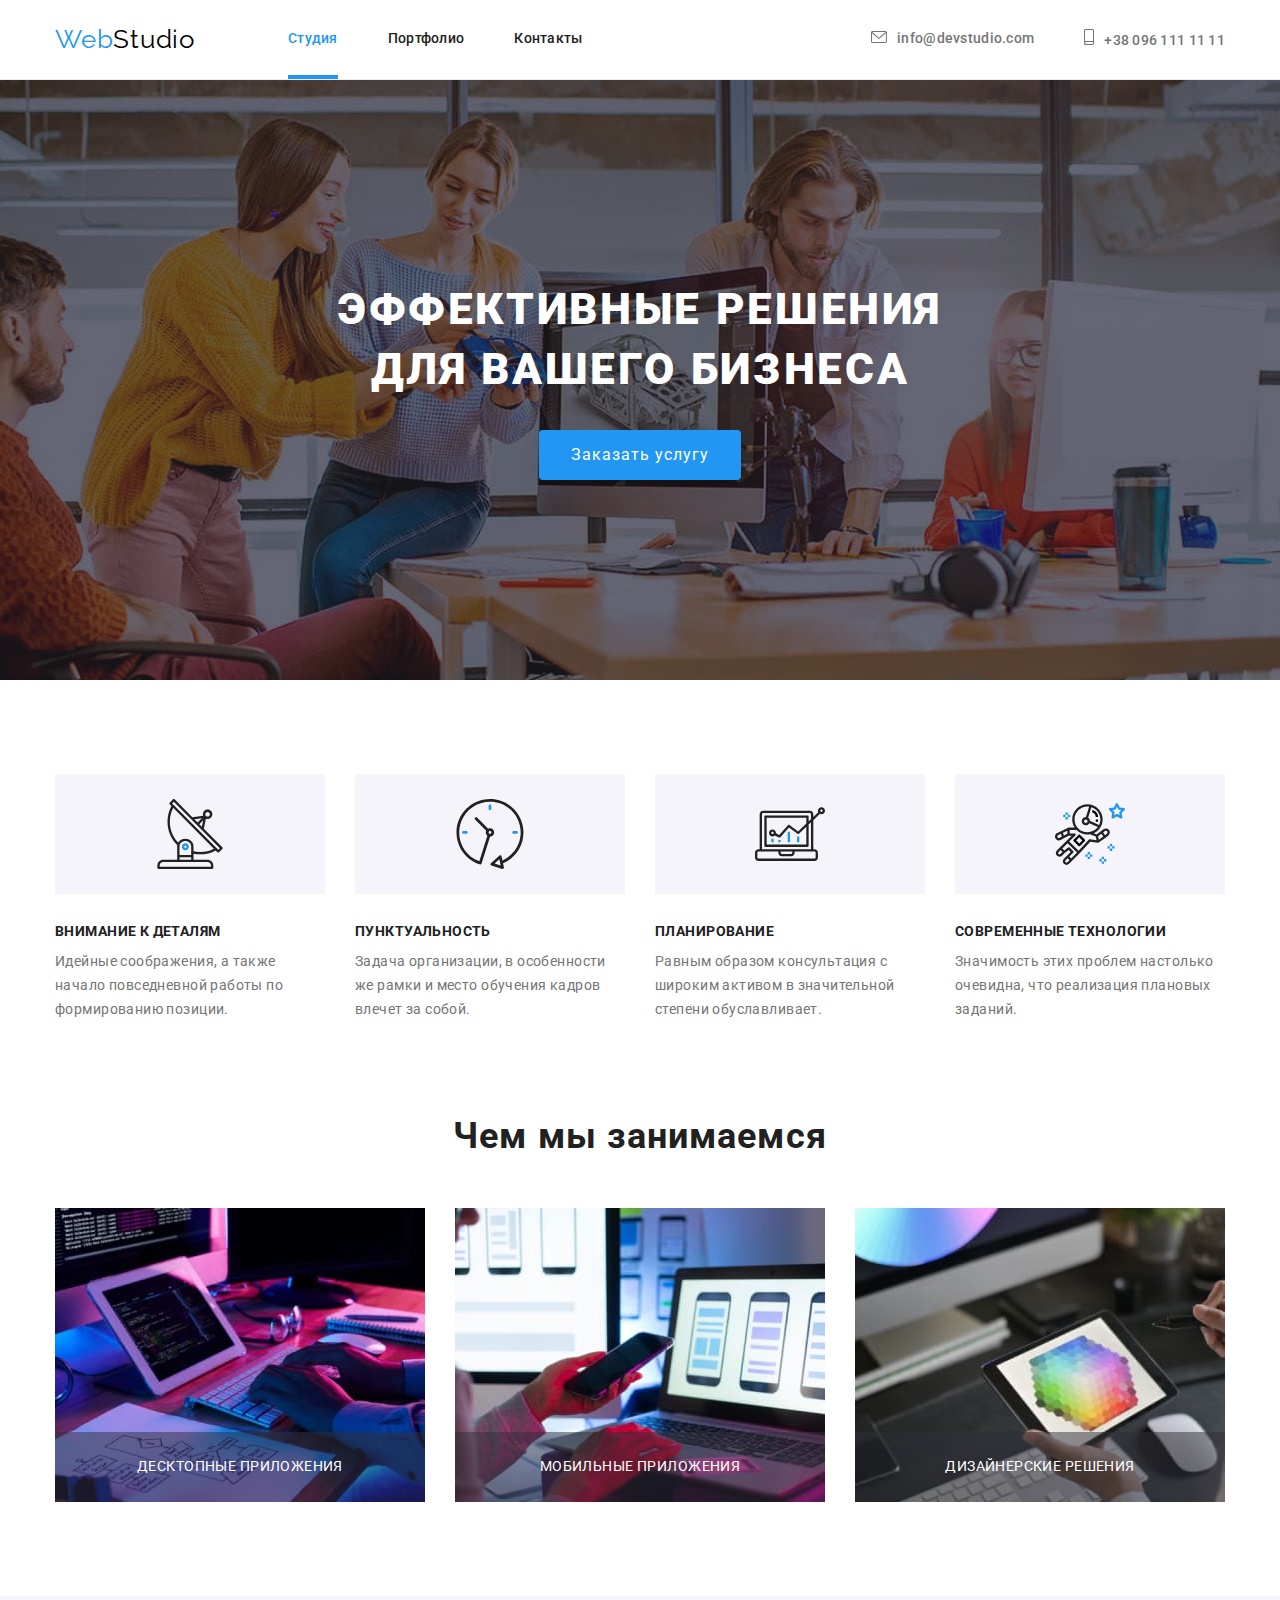
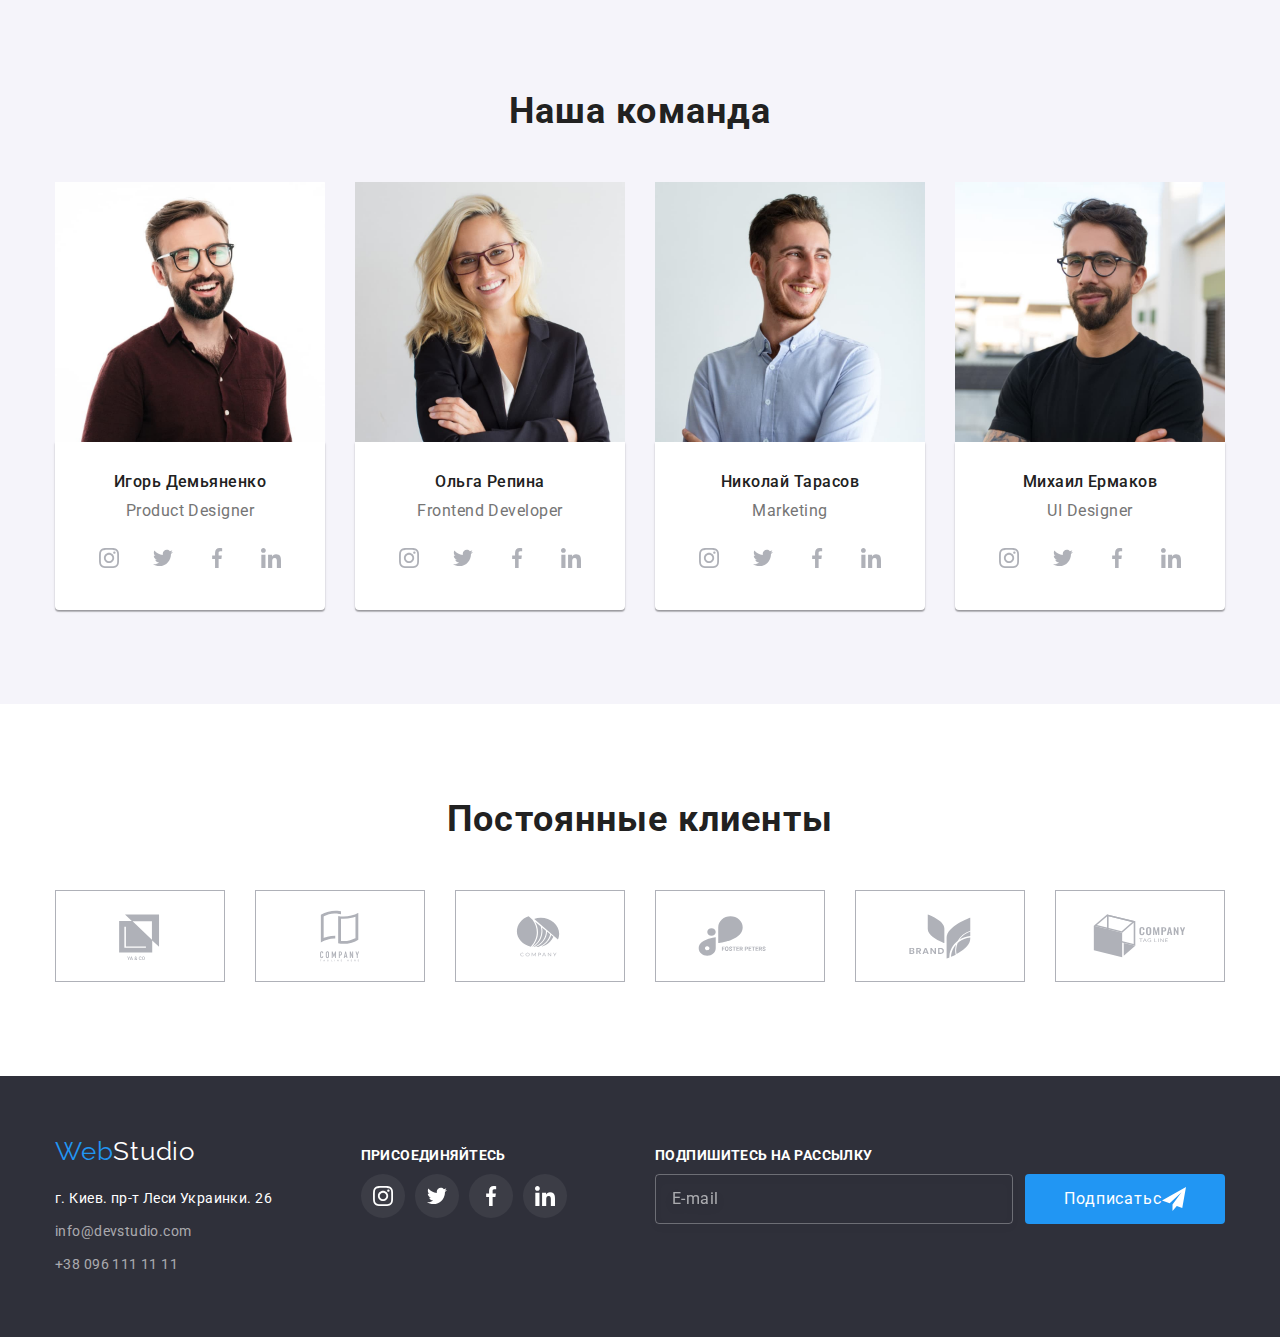
<file: index.html>
<!DOCTYPE html>
<html lang="ru">
  <head>
    <meta charset="UTF-8" />
    <meta http-equiv="X-UA-Compatible" content="IE=edge" />
    <meta name="viewport" content="width=device-width, initial-scale=1.0" />
    <title>WebStudio</title>
    <link rel="stylesheet" href="https://fonts.googleapis.com/css2?family=Raleway:wght@700&family=Roboto:wght@400;500;700;900&display=swap">
    <link rel="stylesheet" href="https://cdnjs.cloudflare.com/ajax/libs/modern-normalize/1.0.0/modern-normalize.min.css" />
    <link rel="stylesheet" href="./css/style.css">
  </head>
  <body>
    <!--main document "Головна" logo and navigation-->
    <header class="main-head">
      <div class="container lists-header">
      <a class="logo link logo-header" href="WebStudio">Web<span class="logo-word-dark">Studio</span></a>
      <nav>
        <ul class="navigation-list list">
          <li class="navigation-item"><a class="link active current studio" href="./index.html">Студия</a></li>
          <li class="navigation-item"><a class="link portfolio" href="./portfolio.html">Портфолио</a></li>
          <li class="navigation-item"><a class="link contacty" href="Контакты">Контакты</a></li>
        </ul> 
      </nav>
        <ul class="header-contacts-list list">
        <li class="header-contacts-item"><a class="link mail" href="mailto:info@devstudio.com">
          <svg width="16px" height="12px" class="header-contacts-icon">
            <use href="./images/icons.svg#icon-envelope"></use>
          </svg>info@devstudio.com</a></li>
        <li class="header-contacts-item"><a class="link tel" href="tel:+380961111111">
          <svg width="10px" height="16px" class="header-contacts-icon">
            <use class="br" href="./images/icons.svg#icon-smartphone"></use>
          </svg>+38 096 111 11 11</a></li>
      </ul>
    </div>
    </header>
    <main>
    <!--main section 1 hero-->
        <section class="hero">
          <div class="container">
          <h1 class="title-hero" > Эффективные решения для вашего бизнеса</h1>
          <button class="btn-hero open" type="button" data-modal-open >Заказать услугу</button>
        </div>
      </section>
        <!--main section 2 features-->
        <section class="section">
          <div class="container">
           <h2 class="title-section visually-hidden" >Как ми роботаем</h2>
           <ul class="list features-list">
             <li class="features-item">
               <div class="features-icons">
                 <svg class="features-content-icons" width="70px" height="70px">
                  <use href="./images/icons.svg#icon-antenna" ></use>
                 </svg>
               </div>
              <h3 class="title-features-and-vault title-features">Внимание к деталям</h3>
             <p class="features-text">Идейные соображения, а также начало повседневной работы по формированию позиции.</p>
             </li>
             <li class="features-item">
              <div class="features-icons">
                <svg class="features-content-icons" width="70px" height="70px">
                  <use href="./images/icons.svg#icon-clock" ></use>
                </svg>
              </div> 
              <h3 class="title-features-and-vault title-features">Пунктуальность</h3>
             <p class="features-text">Задача организации, в особенности же рамки и место обучения кадров влечет за собой.</p>
             </li>
             <li class="features-item">
              <div class="features-icons">
                <svg class="features-content-icons" width="70px" height="70px">
                  <use href="./images/icons.svg#icon-diagram"></use>
                </svg>
              </div>
              <h3 class="title-features-and-vault title-features">Планирование</h3>
             <p class="features-text">Равным образом консультация с широким активом в значительной степени обуславливает.</p>
             </li>    
             <li class="features-item">
              <div class="features-icons">
                <svg class="features-content-icons" width="70px" height="70px">
                  <use href="./images/icons.svg#icon-astronaut"></use>
                </svg>
              </div> 
              <h3 class="title-features-and-vault title-features">Современные технологии</h3>
             <p class="features-text">Значимость этих проблем настолько очевидна, что реализация плановых заданий.</p>
             </li>        
            </ul> 
            </div>
          </section>
          <!--main section 3 what wi do-->
            <section class="section-what-we-do">
             <div class="container">
              <h2  class="title-section titlt-what-we-do">Чем мы занимаемся</h2>
             <ul class="list list-what-we-do">
                 <li class="item-what-we-do">
                  <div class="what-we-do-blok">
                    <img src="images/box1.jpg" alt="фото роботи на компётере"
                   width="370" height="294">
                   <p class="what-we-do-text">Десктопные приложения</p>
                  </div>
                </li>
                 <li class="item-what-we-do">
                 <div class="what-we-do-blok">
                   <img src="images/box2.jpg" alt="фото роботи на компётере2"
                   width="370" height="294">
                   <p class="what-we-do-text">Мобильные приложения</p>
                 </div>
                </li>
                 <li class="item-what-we-do">
                  <div class="what-we-do-blok">
                   <img src="images/box3.jpg" alt="фото роботи на планшете"
                   width="370" height="294">
                    <p class="what-we-do-text">Дизайнерские решения</p>
                 </div>
                 </li>
             </ul>
             </div>
            </section>
          <!--main section 4 our team-->
          <section class="section our-team">
             <div class="container">
             <h2 class="title-section heading-our-team">Наша команда</h2>
            <ul class="list  our-team-list ">
             <li class="our-team-item">
               <img class="image-our-team" src="images/img1.jpg" alt="фото Игоря"
               width="270" height="260">
               <div class="texts-elements-our-team">
               <h3 class="our-team-title">Игорь Демьяненко</h3>
               <p class="our-team-text" lang="en">Product Designer</p>
              <ul class="our-team-list-icons list">
                <li class="our-team-item-icons">
                  <a class="our-team-social-links" href="">
                    <svg class="our-team-content-icons" width="20px" height="20px">
                      <use href="./images/icons.svg#icon-instagram"></use>
                    </svg>
                  </a>
                </li>
                <li class="our-team-item-icons">
                  <a class="our-team-social-links" href="">
                    <svg class="our-team-content-icons" width="20px" height="20px">
                      <use href="./images/icons.svg#icon-twitter"></use>
                    </svg>
                  </a>
                </li>
                <li class="our-team-item-icons">
                  <a class="our-team-social-links" href="">
                    <svg class="our-team-content-icons" width="20px" height="20px">
                      <use href="./images/icons.svg#icon-facebook"></use>
                    </svg>
                  </a>
                </li>
                <li class="our-team-item-icons">
                  <a class="our-team-social-links" href="">
                    <svg class="our-team-content-icons" width="20px" height="20px">
                      <use href="./images/icons.svg#icon-linkedin"></use>
                    </svg>
                  </a>
                </li>
              </ul>
              </div>
              </li>
             <li class="our-team-item">
              <img class="image-our-team" src="images/img2.jpg" alt="фото Ольги"
              width="270" height="260">
              <div class="texts-elements-our-team">
              <h3 class="our-team-title">Ольга Репина</h3>
              <p class="our-team-text" lang="en">Frontend Developer</p>
              <ul class="our-team-list-icons list">
                <li class="our-team-item-icons">
                  <a class="our-team-social-links" href="">
                    <svg class="our-team-content-icons" width="20px" height="20px">
                      <use href="./images/icons.svg#icon-instagram"></use>
                    </svg>
                  </a>
                </li>
                <li class="our-team-item-icons">
                  <a class="our-team-social-links" href="">
                    <svg class="our-team-content-icons" width="20px" height="20px">
                      <use href="./images/icons.svg#icon-twitter"></use>
                    </svg>
                  </a>
                </li>
                <li class="our-team-item-icons">
                  <a class="our-team-social-links" href="">
                    <svg class="our-team-content-icons" width="20px" height="20px">
                      <use href="./images/icons.svg#icon-facebook"></use>
                    </svg>
                  </a>
                </li>
                <li class="our-team-item-icons">
                  <a class="our-team-social-links" href="">
                    <svg class="our-team-content-icons" width="20px" height="20px">
                      <use href="./images/icons.svg#icon-linkedin"></use>
                    </svg>
                  </a>
                </li>
              </ul>
              </div>
            </li>
             <li class="our-team-item">
              <img class="image-our-team" src="images/img3.jpg" alt="фото Николая"
              width="270" height="260">
             <div class="texts-elements-our-team">
              <h3 class="our-team-title">Николай Тарасов</h3>
              <p class="our-team-text" lang="en">Marketing</p>
              <ul class="our-team-list-icons list">
                <li class="our-team-item-icons">
                  <a class="our-team-social-links" href="">
                    <svg class="our-team-content-icons" width="20px" height="20px">
                      <use href="./images/icons.svg#icon-instagram"></use>
                    </svg>
                  </a>
                </li>
                <li class="our-team-item-icons">
                  <a class="our-team-social-links" href="">
                    <svg class="our-team-content-icons" width="20px" height="20px">
                      <use href="./images/icons.svg#icon-twitter"></use>
                    </svg>
                  </a>
                </li>
                <li class="our-team-item-icons">
                  <a class="our-team-social-links" href="">
                    <svg class="our-team-content-icons" width="20px" height="20px">
                      <use href="./images/icons.svg#icon-facebook"></use>
                    </svg>
                  </a>
                </li>
                <li class="our-team-item-icons">
                  <a class="our-team-social-links" href="">
                    <svg class="our-team-content-icons" width="20px" height="20px">
                      <use href="./images/icons.svg#icon-linkedin"></use>
                    </svg>
                  </a>
                </li>
              </ul>
              </div>
            </li>
            <li class="our-team-item">
              <img class="image-our-team" src="images/img4.jpg" alt="фото Михаила"
              width="270" height="260">
              <div class="texts-elements-our-team">
              <h3 class="our-team-title">Михаил Ермаков</h3>
              <p class="our-team-text" lang="en">UI Designer</p>
              <ul class="our-team-list-icons list">
                <li class="our-team-item-icons">
                  <a class="our-team-social-links" href="">
                    <svg class="our-team-content-icons" width="20px" height="20px">
                      <use href="./images/icons.svg#icon-instagram"></use>
                    </svg>
                  </a>
                </li>
                <li class="our-team-item-icons">
                  <a class="our-team-social-links" href="">
                    <svg class="our-team-content-icons" width="20px" height="20px">
                      <use href="./images/icons.svg#icon-twitter"></use>
                    </svg>
                  </a>
                </li>
                <li class="our-team-item-icons">
                  <a class="our-team-social-links" href="">
                    <svg class="our-team-content-icons" width="20px" height="20px">
                      <use href="./images/icons.svg#icon-facebook"></use>
                    </svg>
                  </a>
                </li>
                <li class="our-team-item-icons">
                  <a class="our-team-social-links" href="">
                    <svg class="our-team-content-icons" width="20px" height="20px">
                      <use href="./images/icons.svg#icon-linkedin"></use>
                    </svg>
                  </a>
                </li>
              </ul>
              </div>
            </li>
           </ul>
            </div>
          </section>
      <!--main section 5  regular customers -->
      <section class="section">
        <div class="container">
          <h3 class="title-section regular-customers-title">Постоянные клиенты</h3>
          <ul class="list regular-customers-list">
            <li class="regular-customers-item">
              <a class="regular-customers-links" href="">
                <svg class="regular-customers-icons" width="106px" height="60px">
                  <use href="./images/icons.svg#icon-compani-one"></use>
                </svg>
              </a>
            </li>
            <li class="regular-customers-item">
              <a class="regular-customers-links" href="">
                <svg class="regular-customers-icons" width="106px" height="60px">
                  <use href="./images/icons.svg#icon-compani-two"></use>
                </svg>
              </a>
            </li>
            <li class="regular-customers-item">
              <a class="regular-customers-links" href="">
                <svg class="regular-customers-icons" width="106px" height="60px">
                  <use href="./images/icons.svg#icon-compani-three"></use>
                </svg>
              </a>
            </li>
            <li class="regular-customers-item">
              <a class="regular-customers-links" href="">
                <svg class="regular-customers-icons" width="106px" height="60px">
                  <use href="./images/icons.svg#icon-compani-four"></use>
                </svg>
              </a>
            </li>
            <li class="regular-customers-item">
              <a class="regular-customers-links" href="">
                <svg class="regular-customers-icons" width="106px" height="60px">
                  <use href="./images/icons.svg#icon-compani-five"></use>
                </svg>
              </a>
            </li>
            <li class="regular-customers-item">
              <a class="regular-customers-links" href="">
                <svg class="regular-customers-icons" width="106px" height="60px">
                  <use href="./images/icons.svg#icon-compani-six"></use>
                </svg>
              </a>
            </li>
          </ul>
        </div>
      </section>
      </main>
      <!--main footer-->
      <footer class="vault">
        <div class="container">
          <div class="vault-section">
            <div>
        <a class="link logo logo-footer" href="WebStudio">Web<span class="logo-word-light">Studio</span></a>
        <address> 
         <ul class="list">
            <li class="vault-item"><a class="link google-address" href="https://goo.gl/maps/u1JJwSSeLyqYVt8B6" target="blank" rel="noreferrer noopener">г.
                Киев. пр-т
                Леси Украинки. 26</a></li>
            <li class="vault-item "><a class="link vault-contact" href="mailto:info@devstudio.com">info@devstudio.com</a></li>
            <li class="vault-item "><a class="link vault-contact" href="tel:+380961111111">+38 096 111 11 11</a></li>
          </ul>
        </address>
        </div>
        <div>
        <h3 class="title-features-and-vault title-vault">присоединяйтесь</h3>
        <ul class="vault-list-icons list">
          <li class="vault-item-icons">
            <a class="vault-social-links" href="">
              <svg class="vault-content-icons" width="20px" height="20px">
                <use href="./images/icons.svg#icon-instagram"></use>
              </svg>
            </a>
          </li>
          <li class="vault-item-icons">
            <a class="vault-social-links" href="">
              <svg class="vault-content-icons" width="20px" height="20px">
                <use href="./images/icons.svg#icon-twitter"></use>
              </svg>
            </a>
          </li>
          <li class="vault-item-icons">
            <a class="vault-social-links" href="">
              <svg class="vault-content-icons" width="20px" height="20px">
                <use href="./images/icons.svg#icon-facebook"></use>
              </svg>
            </a>
          </li>
          <li class="vault-item-icons">
            <a class="vault-social-links" href="">
              <svg class="vault-content-icons" width="20px" height="20px">
                <use href="./images/icons.svg#icon-linkedin"></use>
              </svg>
            </a>
          </li>
        </ul>
        </div>
        <div>
          <form class="form-vault" action="www.rect.com" name="our customers">
            <h3 class="title-features-and-vault title-vault">Подпишитесь на рассылку</h3>
            <span class="position-btn-input">
            <input class="vault-input" type="email" name="user-address-email" pattern="/^[]+@]+\.[]$/i" title="petrenko12p@gmail.com" placeholder="E-mail">
            <button class="vault-form-btn" type="submit">Подписатьс
              <svg class="vault-form-icon" width="24px" height="24px">
             <use href="./images/icons.svg#icon-telegram"></use>
             </svg></button>
             </span>
          </form>
        </div>
        </div>
      </div>
      </footer>
      <!--section modal window-->
      <div class="backdrop is-hidden" data-modal >
        <div class="modalwindow">
          <button class="modalwindow-btn-close" type="button" data-modal-close >
          <svg class="close-button" width="18px" height="18px" >
            <use href="./images/icons.svg#icon-close-black" ></use>
          </svg>
         </button>
         <form class="form" action="www.bigboss.com" name="our customers" >
          <h1 class="title-form">Оставьте свои данные, мы вам перезвоним</h1>
         <label class="discription-text-label">
          Имя
         <span class="form-box-svg">
          <input class="discription-input" autofocus type="text" name="user-name" pattern="[A-Za-zА-Яа-я ]{100}+" title="Петро Петренко">
          <svg class="form-icon" width="18px" height="18px">
            <use href="./images/icons.svg#icon-person-black"></use>
           </svg>
         </span>
          </label>
         <label class="discription-text-label">
          Телефон
         <span class="form-box-svg"> 
          <input class="discription-input" type="tel" name="user-phone" pattern="[0-9]{3}-[0-9]{3}-[0-9]{2}-[0-9]{2}" title="099-099-00-99">
          <svg class="form-icon" width="18px" height="18px">
            <use href="./images/icons.svg#icon-phone-black"></use>
          </svg>
         </span>
         </label>
         <label class="discription-text-label">
          Почта
         <span class="form-box-svg">
          <input class="discription-input" type="email" name="user-address-email" pattern="/^[]+@]+\.[]$/i" title="petrenko12p@gmail.com">
          <svg class="form-icon" width="18px" height="18px">
            <use href="./images/icons.svg#icon-email-black"></use>
          </svg>
         </span>
         </label>
         <label class="discription-text-label">
          Комментарий
          <textarea class="comment" name="user-comment" placeholder="Введите текст"></textarea>
         </label>
          <label class="label-checkebox ">
          <input class="input-checkebox visually-hidden" type="checkbox" >
          <svg class="icon-checekebox" width="11px" height="8px">
               <use href="./images/icons.svg#icon-vector"></use>
          </svg>
        
          Соглашаюсь с рассылкой и принимаю 
          <a class="link-checkebox" href="#">Условия договора</a>
         </label>
          <button class="btn-form" type="submit">Отправить</button>
         </form>
        </div>
      </div>
      <script src="./js/modal.js"></script>
  </body>
</html>
</file>
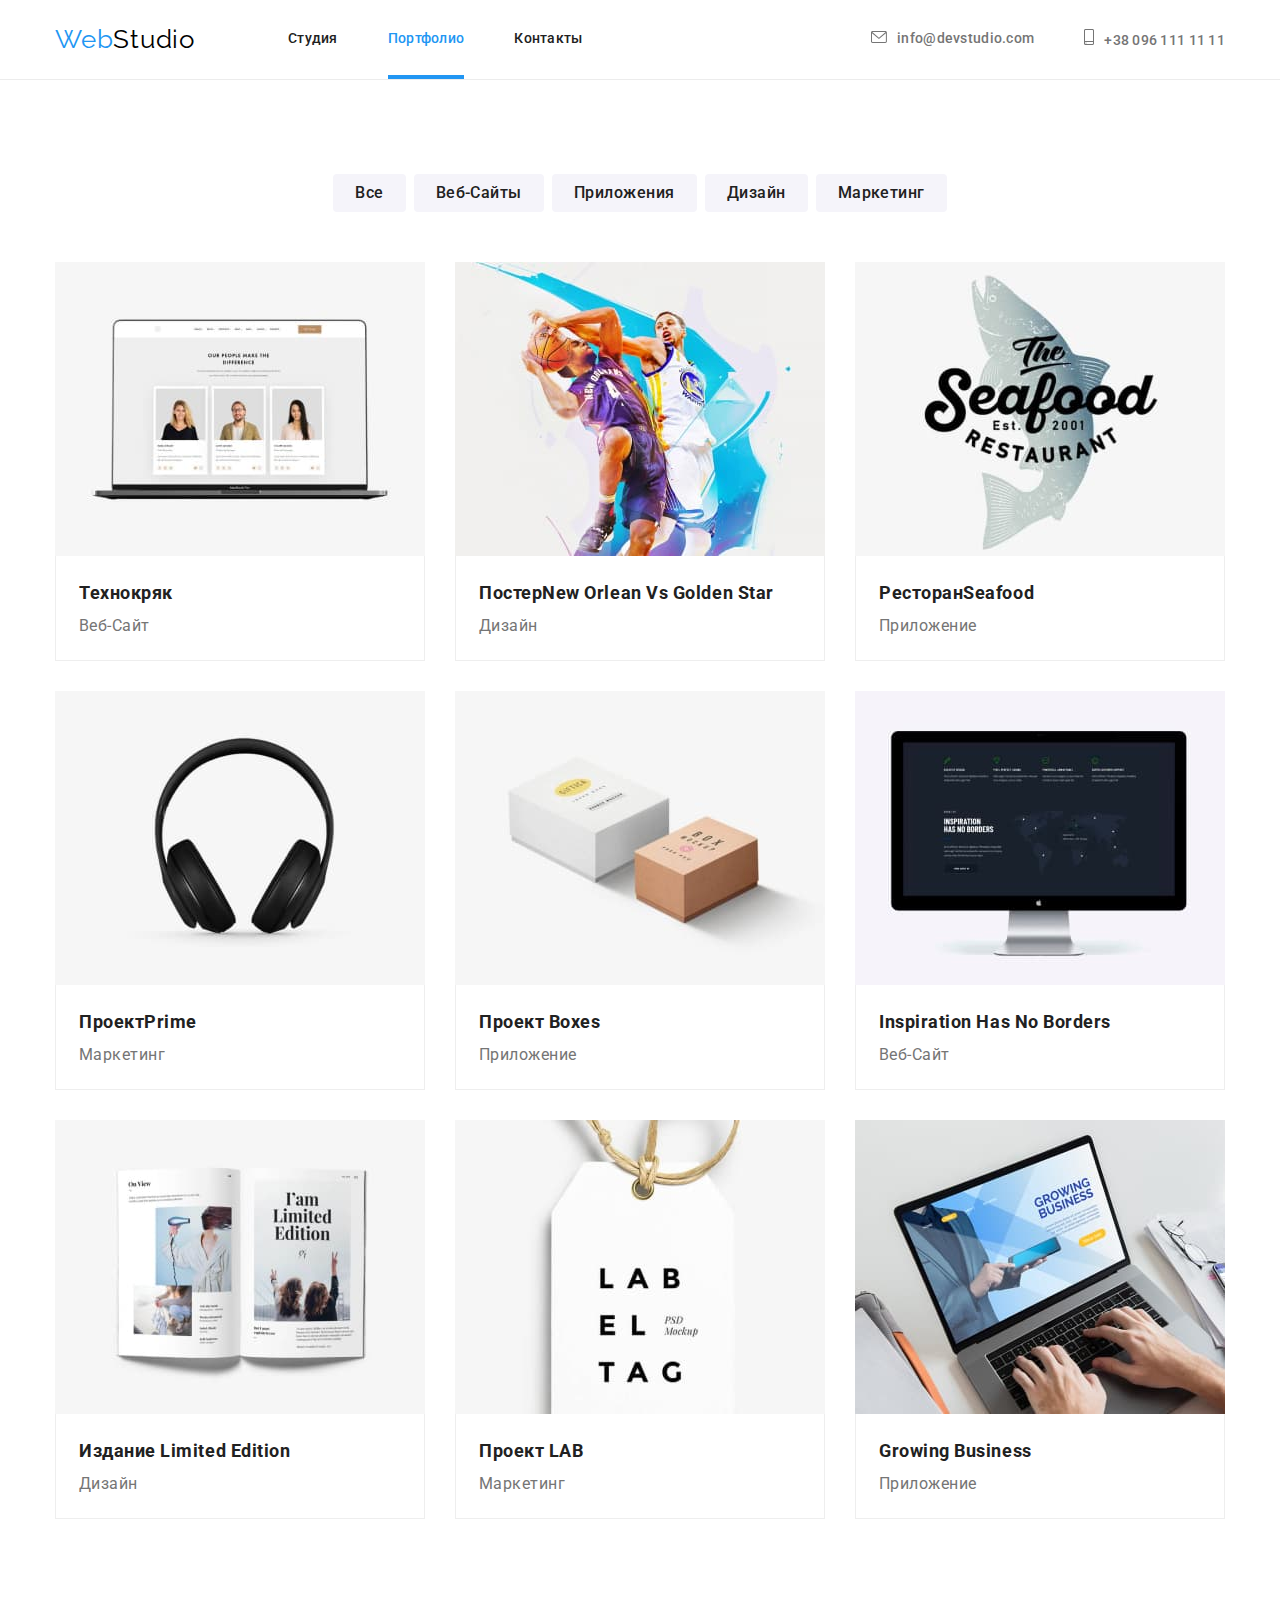
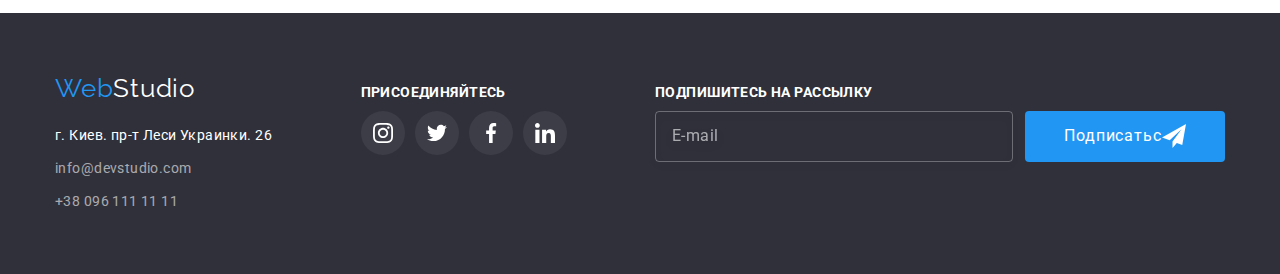
<file: portfolio.html>
<!DOCTYPE html>
<html lang="ru">
  <head>
    <meta charset="UTF-8" />
    <meta http-equiv="X-UA-Compatible" content="IE=edge" />
    <meta name="viewport" content="width=device-width, initial-scale=1.0" />
    <title>WebStudio</title>
    <link rel="stylesheet" href="https://fonts.googleapis.com/css2?family=Raleway:wght@700&family=Roboto:wght@400;500;700;900&display=swap">
    <link rel="stylesheet" href="https://cdnjs.cloudflare.com/ajax/libs/modern-normalize/1.0.0/modern-normalize.min.css" />
    <link rel="stylesheet" href="./css/style.css" >
  </head>
<body>
    <!--header  "Портфоліо" logo and navigation-->
    <header class="portfolio-head">
      <div class="container lists-header">
        <a class="logo link logo-header" href="WebStudio">Web<span class="logo-word-dark">Studio</span></a>
        <nav>
          <ul class="navigation-list list">
            <li class="navigation-item"><a class="link studio" href="./index.html">Студия</a></li>
            <li class="navigation-item"><a class="link active current portfolio" href="./portfolio.html">Портфолио</a></li>
            <li class="navigation-item"><a class="link contacty" href="Контакты">Контакты</a></li>
          </ul>
        </nav>
        <ul class="header-contacts-list list">
          <li class="header-contacts-item"><a class="link" href="mailto:info@devstudio.com">
              <svg width="16px" height="12px" class="header-contacts-icon">
                <use href="./images/icons.svg#icon-envelope"></use>
              </svg>info@devstudio.com</a></li>
          <li class="header-contacts-item"><a class="link" href="tel:+380961111111">
              <svg width="10px" height="16px" class="header-contacts-icon">
                <use href="./images/icons.svg#icon-smartphone"></use>
              </svg>+38 096 111 11 11</a></li>
        </ul>
      </div>
    </header>
    <!--portfolio section 1 buttons and project-->
    <main class="">
    <section class="section main-portfolio">
      <div class="container">
         <h2  class="visually-hidden">Фильтр кнопок</h2>
       <ul class="list btn-list">
        <li class="btn-item"><button class="btn" type="button">Все</button></li>
        <li class="btn-item"><button class="btn" type="button">Веб-сайты</button></li>
        <li class="btn-item"><button class="btn" type="button">Приложения</button></li>
        <li class="btn-item"><button class="btn" type="button">Дизайн</button></li>
        <li class="btn-item"><button class="btn" type="button">Маркетинг</button></li>
       </ul>
       <h1 class="visually-hidden">Проекти</h1>
       <ul class="list list-project">
       <li class="item-project" >
        <a class="links-project" href="">
        <div class="project-bloc">
          <img src="images/photo1.jpg" alt="computer with photo"
           width="370" height="294">
           <p class="project-bloc-text-overflow">
           Технокряк это современная площадка
           распространения коронавируса. 
           Компании используют эту платформу для цифрового
           шпионажа и атак на защищённые сервера конкурентов.
          </p>
        </div>
      <div class="texts-elements-project">
        <h3 class="title-project">Технокряк</h3>
        <p class="text-project">Веб-сайт</p>
      </div>
        </a>
      </li>
       <li class="item-project" >
        <a class="links-project" href="">
        <div class="project-bloc">
          <img src="images/photo2.jpg" alt="two baseball plaeer" width="370" height="294">
          <p class="project-bloc-text-overflow">
          Технокряк это современная площадка
          распространения коронавируса.
          Компании используют эту платформу для цифрового
          шпионажа и атак на защищённые сервера конкурентов.
          </p>
         </div>
        <div class="texts-elements-project"> 
         <h3 class="title-project">Постер<span lang="en">New Orlean vs Golden Star</span></h3>
         <p class="text-project">Дизайн</p>
       </div>
        </a>
      </li>
       <li class="item-project" >
        <a class="links-project" href="">
        <div class="project-bloc">
          <img src="images/photo3.jpg" alt="restaurant logo" width="370" height="294">
          <p class="project-bloc-text-overflow">
          Технокряк это современная площадка
          распространения коронавируса.
          Компании используют эту платформу для цифрового
          шпионажа и атак на защищённые сервера конкурентов.
          </p>
         </div>
        <div class="texts-elements-project">
         <h3 class="title-project">Ресторан<span lang="en">Seafood</span></h3>
         <p class="text-project">Приложение</p>
        </div>
        </a> 
      </li>
       <li class="item-project" >
        <a class="links-project" href="">
        <div class="project-bloc">
          <img src="images/photo4.jpg" alt="headphone" width="370" height="294">
          <p class="project-bloc-text-overflow">
          Технокряк это современная площадка
          распространения коронавируса.
          Компании используют эту платформу для цифрового
          шпионажа и атак на защищённые сервера конкурентов.
          </p>
        </div>
       <div class="texts-elements-project">
        <h3 class="title-project">Проект<span lang="en">Prime</span></h3>
        <p class="text-project">Маркетинг</p>
      </div>
        </a>
      </li>
       <li class="item-project" >
        <a class="links-project" href="">
        <div class="project-bloc">
          <img src="images/photo5.jpg" alt="two boxes" width="370" height="294">
          <p class="project-bloc-text-overflow">
            Технокряк это современная площадка
            распространения коронавируса.
            Компании используют эту платформу для цифрового
            шпионажа и атак на защищённые сервера конкурентов.
          </p>
       </div>
       <div class="texts-elements-project">
        <h3 class="title-project">Проект<span lang="en"> Boxes</span></h3>
        <p class="text-project">Приложение</p>
      </div>
        </a>
      </li>
       <li class="item-project" >
        <a class="links-project" href="">
      <div class="project-bloc">
          <img src="images/photo6.jpg" alt="monitor" width="370" height="294">
         <p class="project-bloc-text-overflow">
          Технокряк это современная площадка
          распространения коронавируса.
          Компании используют эту платформу для цифрового
          шпионажа и атак на защищённые сервера конкурентов.
         </p>
       </div>
          <div class="texts-elements-project">
        <h3 class="title-project"><span lang="en">Inspiration has no Borders</span></h3>
        <p class="text-project">Веб-сайт</p>
       </div>
        </a>
      </li>
       <li class="item-project">
      <a class="links-project" href="">
        <div class="project-bloc">
        <img src="images/photo7.jpg" alt="unfolded book" width="370" height="294">
        <p class="project-bloc-text-overflow">
          Технокряк это современная площадка
          распространения коронавируса.
          Компании используют эту платформу для цифрового
          шпионажа и атак на защищённые сервера конкурентов.
        </p>
       </div>
        <div class="texts-elements-project">
        <h3 class="title-project">Издание <span lang="en">Limited Edition</span></h3>
        <p class="text-project">Дизайн</p>
      </div>
      </a>
      </li>
       <li class="item-project" >
        <a class="links-project" href="">
        <div class="project-bloc">
          <img src="images/photo8.jpg" alt="keychain made of paper" width="370" height="294">
      <p class="project-bloc-text-overflow">
        Технокряк это современная площадка
        распространения коронавируса.
        Компании используют эту платформу для цифрового
        шпионажа и атак на защищённые сервера конкурентов.
      </p>
      </div>
          <div class="texts-elements-project">
        <h3 class="title-project">Проект <span lang="en">LAB</span></h3>
        <p class="text-project">Маркетинг</p>
      </div>
        </a>
      </li>
       <li class="item-project" >
        <a class="links-project" href="">
        <div class="project-bloc">
          <img src="images/photo9.jpg" alt="man typing text on laptop" width="370" height="294">
        <p class="project-bloc-text-overflow">
          Технокряк это современная площадка
          распространения коронавируса.
          Компании используют эту платформу для цифрового
          шпионажа и атак на защищённые сервера конкурентов.
        </p>
       </div>
          <div class="texts-elements-project"> 
        <h3 class="title-project"><span lang="en">Growing Business</span></h3>
        <p class="text-project">Приложение</p>
       </div>
        </a>
      </li>
        </ul>
     </div>
   </section>
    </main>
    <!--portfolio footer-->
  <footer class="vault">
    <div class="container">
      <div class="vault-section">
        <div>
          <a class="link logo logo-footer" href="WebStudio">Web<span class="logo-word-light">Studio</span></a>
          <address>
            <ul class="list">
              <li class="vault-item"><a class="link google-address" href="https://goo.gl/maps/u1JJwSSeLyqYVt8B6"
                  target="blank" rel="noreferrer noopener">г.
                  Киев. пр-т
                  Леси Украинки. 26</a></li>
              <li class="vault-item "><a class="link vault-contact"
                  href="mailto:info@devstudio.com">info@devstudio.com</a></li>
              <li class="vault-item "><a class="link vault-contact" href="tel:+380961111111">+38 096 111 11 11</a></li>
            </ul>
          </address>
        </div>
        <div>
          <h3 class="title-features-and-vault title-vault">присоединяйтесь</h3>
          <ul class="vault-list-icons list">
            <li class="vault-item-icons">
              <a class="vault-social-links" href="">
                <svg class="vault-content-icons" width="20px" height="20px">
                  <use href="./images/icons.svg#icon-instagram"></use>
                </svg>
              </a>
            </li>
            <li class="vault-item-icons">
              <a class="vault-social-links" href="">
                <svg class="vault-content-icons" width="20px" height="20px">
                  <use href="./images/icons.svg#icon-twitter"></use>
                </svg>
              </a>
            </li>
            <li class="vault-item-icons">
              <a class="vault-social-links" href="">
                <svg class="vault-content-icons" width="20px" height="20px">
                  <use href="./images/icons.svg#icon-facebook"></use>
                </svg>
              </a>
            </li>
            <li class="vault-item-icons">
              <a class="vault-social-links" href="">
                <svg class="vault-content-icons" width="20px" height="20px">
                  <use href="./images/icons.svg#icon-linkedin"></use>
                </svg>
              </a>
            </li>
          </ul>
        </div>
        <div>
          <form class="form-vault" action="www.rect.com" name="our customers">
            <h3 class="title-features-and-vault title-vault">Подпишитесь на рассылку</h3>
            <span class="position-btn-input">
              <input class="vault-input" type="email" name="user-address-email" pattern="/^[]+@]+\.[]$/i"
                title="petrenko12p@gmail.com" placeholder="E-mail">
              <button class="vault-form-btn" type="submit">Подписатьс
                <svg class="vault-form-icon" width="24px" height="24px">
                  <use href="./images/icons.svg#icon-telegram"></use>
                </svg></button>
            </span>
          </form>
        </div>
      </div>
    </div>
  </footer>
</body>
</html>
</file>
<file: css/style.css>
:root {
  --hover-focus-color-others: #2196f3;
  --hover-focus-color-importmant-button: #188ce8;
  --akcent-color: #2196f3;
  --title-color-hero: #ffffff;
  --title-color-second: #212121;
  --title-color-third: #212121;
  --text-color: #757575;
  --contacts-color-dark: #757575;
  --contacts-color-light: rgba(255, 255, 255, 0.6);
  --logo-word-dark: #000000;
  --logo-word-light: #ffffff;
  --color-text: #ffffff;
  --border-color: #ececec;
  --background-color: #f5f4fa;
  --transition-duration: 250ms;
  --transition-timing-function: cubic-bezier(0.4, 0, 0.2, 1);
}
body {
  font-family: "roboto", sans-serif;
  margin: 0;
}
h1,
h2,
h3,
h4,
h5,
h6,
ul,
p {
  margin: 0;
  padding: 0;
}
button {
  cursor: pointer;
}
img {
  display: block;
}
address {
  font-style: inherit;
}
a {
  text-decoration: none;
}
.container {
  width: 1200px;
  padding-left: 15px;
  padding-right: 15px;
  margin: 0 auto;
}
.section {
  padding-top: 94px;
  padding-bottom: 94px;
}
.list {
  list-style: none;
}
.link {
  text-decoration: none;
}
.title-section {
  font-size: 36px;
  line-height: 1.17;
  text-align: center;
  letter-spacing: 0.03em;
  color: var(--title-color-second);
}
.title-features-and-vault {
  font-size: 14px;
  line-height: 1.14;
  letter-spacing: 0.03em;
  text-transform: uppercase;
  margin-bottom: 10px;
}

.visually-hidden {
  position: absolute;
  width: 1px;
  height: 1px;
  overflow: hidden;
  border: 0;
  padding: 0;
  clip: rect(0, 0, 0, 0);
  clip-path: inset(50%);
  margin: -1px;
}
.logo > span {
  display: inline-block;
}
.logo {
  font-family: "Raleway", sans-serif;
  font-size: 26px;
  line-height: 1.19em;
  letter-spacing: 0.03em;
  color: var(--akcent-color);
}
.logo-word-dark {
  color: var(--logo-word-dark);
}
.logo-word-light {
  color: var(--logo-word-light);
}

/*----------------------------main and portfolio page header ---------------------------*/
.main-head,
.portfolio-head {
  padding-top: 24px;
  padding-bottom: 24px;
  align-items: center;
  border-bottom: 1px solid var(--border-color);
}
.lists-header {
  display: flex;
  align-items: center;
}
.logo-header {
  margin-right: 93px;
}
.navigation-list {
  display: flex;
}
.navigation-item {
  font-weight: 500;
  font-size: 14px;
  line-height: 1.14;
  letter-spacing: 0.02em;
  text-transform: capitalize;
  position: relative;
}
.navigation-item:not(:last-child) {
  margin-right: 50px;
}
.studio,
.portfolio,
.contacty {
  transition: color var(--transition-duration) var(--transition-timing-function);
}

.navigation-item > a:link,
.navigation-item > a:visited {
  color: var(--title-color-third);
}
.navigation-item > a:hover,
.navigation-item > a:focus {
  color: var(--hover-focus-color-others);
}
.current::after {
  content: "";
  width: 100%;
  height: 4px;
  background-color: var(--akcent-color);
  display: block;
  position: absolute;
  bottom: -32px;
}
.navigation-item > a.link.active {
  color: var(--hover-focus-color-others);
}
.header-contacts-list {
  display: flex;
  justify-content: center;
  align-items: center;
  margin-left: auto;
}
.header-contacts-item {
  font-weight: 500;
  font-size: 14px;
  line-height: 1.14;
  letter-spacing: 0.02em;
}
.header-contacts-item:not(:last-child) {
  margin-right: 50px;
}
.mail,
.tel {
  transition: color var(--transition-duration) var(--transition-timing-function);
}
.header-contacts-item > a:link {
  color: var(--contacts-color-dark);
}
.header-contacts-item > a:hover,
.header-contacts-item > a:focus {
  color: var(--hover-focus-color-others);
}
.header-contacts-item > a:hover .header-contacts-icon,
.header-contacts-item > a:focus .header-contacts-icon {
  fill: var(--hover-focus-color-others);
}
.header-contacts-icon {
  margin-right: 10px;
  fill: var(--contacts-color-dark);
  transition: fill var(--transition-duration) var(--transition-timing-function);
}
/*-----------------------------main page section 1 hero------------------------------*/
.hero {
  padding-top: 200px;
  padding-bottom: 200px;
  background-color: #2f303a;
  background-image: linear-gradient(
      rgba(47, 48, 58, 0.4),
      rgba(47, 48, 58, 0.4)
    ),
    url(../images/bg-img.jpg);
  background-repeat: no-repeat;
  background-position: center;
  background-size: cover;
}
.title-hero {
  display: block;
  margin: 0 auto;
  margin-bottom: 30px;
  width: 696px;
  font-weight: 900;
  font-size: 44px;
  line-height: 1.36;
  text-align: center;
  text-transform: uppercase;
  letter-spacing: 0.06em;
  color: var(--title-color-hero);
}

.btn-hero {
  display: block;
  margin: 0 auto;
  padding: 10px 32px;
  border: 0;
  border-radius: 4px;
  font-size: 16px;
  font-family: inherit;
  line-height: 1.88;
  letter-spacing: 0.06em;
  background-color: var(--hover-focus-color-others);
  color: var(--color-text);
  box-shadow: 0px 4px 4px rgba(0, 0, 0, 0.15);
  transition: background-color var(--transition-duration)
    var(--transition-timing-function);
}
.btn-hero:hover,
.btn-hero:focus {
  background-color: var(--hover-focus-color-importmant-button);
}

/*---------------------------main page section 2 features----------------------*/

.features-list {
  display: flex;
}
.features-item {
  width: 270px;
  margin-right: 30px;
}
.features-item:nth-child(4n + 4) {
  margin-right: 0px;
}
.features-icons {
  background-color: var(--background-color);
  margin-bottom: 30px;
  height: 120px;
  padding: 25px 100px;
}
.features-content-icons {
  width: 70px;
  height: 70px;
}
.title-features {
  color: var(--title-color-third);
}

.features-text {
  font-size: 14px;
  line-height: 1.71;
  letter-spacing: 0.03em;
  color: var(--text-color);
}
/*  -----main page section 3------------- */
.section-what-we-do {
  padding-bottom: 94px;
}
.titlt-what-we-do {
  margin-top: 0;
  margin-left: auto;
  margin-bottom: 50px;
  margin-right: auto;
}
.list-what-we-do {
  display: flex;
}
.item-what-we-do {
  margin-right: 30px;
}
.item-what-we-do:nth-child(3n + 3) {
  margin-right: 0px;
}
.what-we-do-blok {
  position: relative;
}
.what-we-do-text {
  display: flex;
  justify-content: center;
  align-items: center;
  font-size: 14px;
  line-height: 1.14em;
  letter-spacing: 0.03em;
  text-transform: uppercase;
  color: var(--color-text);
  width: 100%;
  min-height: 70px;
  background-color: #2f303a80;
  position: absolute;
  top: 224px;
}
/*-------------------main page section 4 oue team---------------------------*/
.our-team {
  background-color: var(--background-color);
}
.heading-our-team {
  margin-top: 0px;
  margin-left: auto;
  margin-bottom: 50px;
  margin-right: auto;
}
.our-team-list {
  display: flex;
}
.our-team-item:nth-child(4n + 4) {
  margin-right: 0px;
}
.our-team-item {
  margin-right: 30px;
}
.texts-elements-our-team {
  box-shadow: 0px 1px 3px rgba(0, 0, 0, 0.12), 0px 1px 1px rgba(0, 0, 0, 0.14),
    0px 2px 1px rgba(0, 0, 0, 0.2);
  border-radius: 0px 0px 4px 4px;

  background-color: #ffffff;
  padding-top: 30px;
  padding-bottom: 30px;
}
.our-team-title {
  font-weight: 500;
  font-size: 16px;
  line-height: 1.19;
  letter-spacing: 0.03em;
  color: var(--title-color-third);
  text-align: center;
  margin-bottom: 10px;
}
.our-team-text {
  font-size: 16px;
  line-height: 1.19;
  letter-spacing: 0.03em;
  color: var(--text-color);
  text-align: center;
  margin-bottom: 16px;
}
.our-team-list-icons {
  display: flex;
  justify-content: center;
}
.our-team-item-icons {
  display: flex;
  justify-content: center;
  align-items: center;
}
.our-team-item-icons:not(:last-child) {
  margin-right: 10px;
}
.our-team-social-links {
  width: 44px;
  height: 44px;
  border-radius: 50%;
  transition: background-color var(--transition-duration)
    var(--transition-timing-function);
}
.our-team-social-links:hover,
.our-team-social-links:focus {
  background-color: var(--hover-focus-color-others);
}
.our-team-social-links:hover .our-team-content-icons,
.our-team-social-links:focus .our-team-content-icons {
  fill: #ffffff;
}
.our-team-content-icons {
  width: 44px;
  height: 44px;
  fill: #afb1b8;
  padding: 12px;
  transition: fill var(--transition-duration) var(--transition-timing-function);
}
/* ------------------main page section 5 regular customers---------------- */
.regular-customers-title {
  margin-bottom: 50px;
}
.regular-customers-list {
  display: flex;
}

.regular-customers-item {
  width: 170px;
  height: 92px;
}
.regular-customers-item:not(:last-child) {
  margin-right: 30px;
}
.regular-customers-links {
  width: 100%;
  height: 100%;
  display: flex;
  border: 1px solid #afb1b8;
  padding: 16px 32px;
  transition: border-color var(--transition-duration)
    var(--transition-timing-function);
}
.regular-customers-icons {
  fill: #afb1b8;
  transition: fill var(--transition-duration) var(--transition-timing-function);
}
.regular-customers-links:hover,
.regular-customers-links:focus {
  border-color: var(--hover-focus-color-others);
}
.regular-customers-links:hover .regular-customers-icons,
.regular-customers-links:focus .regular-customers-icons {
  fill: var(--hover-focus-color-others);
}
/*--------------------------------main and portfolio footer-------------------*/
.vault {
  background-color: #2f303a;
  padding-top: 60px;
  padding-bottom: 60px;
}
.vault-section {
  display: flex;
  align-items: baseline;
  justify-content: space-between;
}
.logo-footer {
  display: block;
  margin-bottom: 20px;
}
.vault-item {
  font-size: 14px;
  line-height: 1.71em;
  letter-spacing: 0.03em;
}
.google-address {
  transition: color var(--transition-duration) var(--transition-timing-function);
}
.vault-contact {
  transition: color var(--transition-duration) var(--transition-timing-function);
}
.vault-item > a.link.google-address {
  color: var(--color-text);
}
.vault-item > a.link.google-address:hover,
.vault-item > a.link.google-address:focus {
  color: var(--hover-focus-color-others);
}
.vault-item:not(:last-child) {
  margin-bottom: 9px;
}
.vault-item > a:link {
  color: var(--contacts-color-light);
}
.vault-item > a:hover,
.vault-item > a:focus {
  color: var(--hover-focus-color-others);
}
.title-vault {
  color: var(--color-text);
}
.vault-list-icons {
  display: flex;
}
.vault-item-icons {
  display: flex;
  justify-content: center;
  align-items: center;
}
.vault-item-icons:not(:last-child) {
  margin-right: 10px;
}
.vault-social-links {
  width: 44px;
  height: 44px;
  border-radius: 50%;
  background-color: #ffffff10;
  transition: background-color var(--transition-duration)
    var(--transition-timing-function);
}
.vault-social-links:hover,
.vault-social-links:focus {
  background-color: var(--hover-focus-color-others);
}
.vault-content-icons {
  width: 44px;
  height: 44px;
  fill: #ffffff;
  padding: 12px;
}

.position-btn-input {
  display: flex;
}
.vault-input {
  cursor: pointer;
  min-width: 358px;
  min-height: 50px;
  margin-right: 12px;
  background-color: transparent;
  border: 1px solid rgba(255, 255, 255, 0.3);
  box-sizing: border-box;
  filter: drop-shadow(0px 4px 4px rgba(0, 0, 0, 0.15));
  border-radius: 4px;
  padding: 15px 16px;
  color: var(--akcent-color);
  transition: border-color var(--transition-duration)
    var(--transition-timing-function);
}
.vault-input::placeholder {
  font-size: 16px;
  line-height: 1.25em;
  letter-spacing: 0.03em;
  color: rgba(255, 255, 255, 0.6);
}
.vault-input:hover,
.vault-input:focus {
  border-color: var(--akcent-color);
}
.vault-form-btn {
  min-width: 200px;
  min-height: 50px;
  background-color: var(--akcent-color);
  border-color: var(--akcent-color);
  border-radius: 4px;
  border: 0px;
  font-size: 16px;
  line-height: 1.88em;
  letter-spacing: 0.06em;
  color: var(--color-text);
  padding: 0px;
  transition: background-color var(--transition-duration)
    var(--transition-timing-function);
  display: flex;
  justify-content: center;
  align-items: center;
}
.vault-form-btn:hover,
.vault-form-btn:focus {
  background-color: var(--hover-focus-color-importmant-button);
}
/* ---------modal window----------------- */
.backdrop {
  width: 100vw;
  height: 100vh;
  background-color: rgba(0, 0, 0, 0.2);
  position: fixed;
  top: 0;
  transition: opacity var(--transition-duration)
      var(--transition-timing-function),
    visibility var(--transition-duration) var(--transition-timing-function);
}
.backdrop.is-hidden {
  visibility: hidden;
  opacity: 0;
  pointer-events: none;
}
.backdrop.is-hidden .modalwindow {
  transform: scale(0.3);
  transition: transform var(--transition-duration)
    var(--transition-timing-function);
}
.modalwindow {
  width: 528px;
  min-height: 510px;
  background-color: #ffffff;
  position: absolute;
  top: 50%;
  left: 50%;
  box-shadow: 0px 1px 3px rgba(0, 0, 0, 0.12), 0px 1px 1px rgba(0, 0, 0, 0.14),
    0px 2px 1px rgba(0, 0, 0, 0.2);
  border-radius: 4px;
  transform: translate(-50%, -50%) scale(1);
  transition: transform var(--transition-duration)
    var(--transition-timing-function);
}
.modalwindow-btn-close {
  width: 30px;
  height: 30px;
  border-color: #00000010;
  border-radius: 50%;
  background-color: #ffffff;
  display: flex;
  justify-content: center;
  align-items: center;
  position: absolute;
  top: 12px;
  right: 8px;
  box-shadow: 0px 1px 3px rgba(0, 0, 0, 0.12);
  transition: border-color var(--transition-duration)
      var(--transition-timing-function),
    fill var(--transition-duration) var(--transition-timing-function),
    box-shadow var(--transition-duration) var(--transition-timing-function);
}
.modalwindow-btn-close:hover,
.modalwindow-btn-close:focus {
  box-shadow: 0px 1px 1px rgba(0, 0, 0, 0.14), 0px 2px 1px rgba(0, 0, 0, 0.2);
  outline: none;
  fill: var(--hover-focus-color-others);
}
/* ----------------form--------------------- */
.form {
  width: 100%;
  height: 100%;
  padding: 40px;
  display: flex;
  flex-direction: column;
}
.title-form {
  font-size: 20px;
  line-height: 1.15em;
  text-align: center;
  letter-spacing: 0.03em;
  color: #212121;
  margin-bottom: 12px;
}
.discription-text-label {
  font-size: 12px;
  line-height: 1.17em;
  letter-spacing: 0.01em;
  color: #757575;
}
.discription-text-label:not(:last-child) {
  margin-bottom: 10px;
}
.form-box-svg {
  display: block;
  position: relative;
}
.discription-input,
.comment {
  cursor: pointer;
  width: 100%;
  min-height: 40px;
  border: 1px solid rgba(33, 33, 33, 0.2);
  border-radius: 4px;
  padding: 12px 12px 12px 30px;
  transition: border-color var(--transition-duration)
    var(--transition-timing-function);
}
.comment {
  padding-left: 16px;
  resize: none;
  min-height: 120px;
}
.comment::placeholder {
  font-size: 14px;
  line-height: 1.14em;
  letter-spacing: 0.01em;
  color: rgba(117, 117, 117, 0.5);
}
.discription-input:hover + .form-icon,
.discription-input:focus + .form-icon {
  fill: var(--akcent-color);
}
.discription-input:hover,
.discription-input:focus,
.comment:hover,
.comment:focus {
  border-color: var(--akcent-color);
  outline: none;
}
.form-icon {
  position: absolute;
  left: 12px;
  top: 50%;
  transform: translateY(-50%);
  transition: fill var(--transition-duration) var(--transition-timing-function);
}

.label-checkebox {
  font-size: 14px;
  line-height: 1.71em;
  letter-spacing: 0.03em;
  color: #757575;
  display: flex;
  justify-content: center;
  align-items: center;
  margin-bottom: 30px;
  position: relative;
}

.icon-checekebox {
  display: block;
  cursor: pointer;
  width: 16px;
  height: 16px;
  margin-right: 7px;
  border: 2px solid #212121;
  border-radius: 4px;
  background-color: #ffffff;
  fill: transparent;
  transition: background-color var(--transition-duration)
      var(--transition-timing-function),
    box-shadow var(--transition-duration) var(--transition-timing-function);
}

.input-checkebox:hover + .icon-checekebox,
.input-checkebox:focus + .icon-checekebox {
  box-shadow: 0px 1px 2px var(--akcent-color), 0px 2px 7px var(--akcent-color);
}
.input-checkebox:checked + .icon-checekebox {
  border: none;
  background-color: var(--akcent-color);
  fill: #ffffff;
}
.link-checkebox {
  cursor: pointer;
  color: var(--akcent-color);
  display: block;
  margin-left: 5px;
  position: relative;
}
.link-checkebox:hover,
.link-checkebox:focus {
  outline-color: var(--hover-focus-color-importmant-button);
}
.link-checkebox::after {
  content: "";
  display: block;
  width: 100%;
  height: 1px;
  background-color: var(--akcent-color);
  position: absolute;
  bottom: 3px;
}
.btn-form {
  align-self: center;
  min-width: 200px;
  min-height: 50px;
  background-color: var(--akcent-color);
  border-radius: 4px;
  border: 0;
  outline-color: transparent;
  font-size: 16px;
  line-height: 1.88em;
  text-align: center;
  letter-spacing: 0.06em;
  color: var(--color-text);
  border-color: var(--akcent-color);
  transition: background-color var(--transition-duration)
    var(--transition-timing-function);
}
.btn-form:hover,
.btn-form:hover {
  outline-color: var(--hover-focus-color-importmant-button);
  background-color: var(--hover-focus-color-importmant-button);
}
/*-----------------------------portfolio section 1 button----------------------------*/
.btn-list {
  display: flex;
  justify-content: center;
  margin-bottom: 50px;
}
.btn-item:not(:last-child) {
  margin-right: 8px;
}
.btn {
  padding: 6px 22px;
  border: 0;
  border-radius: 4px;
  font-weight: 500;
  font-size: 16px;
  font-family: inherit;
  line-height: 1.63;
  text-align: center;
  text-transform: capitalize;
  letter-spacing: 0.03em;
  color: var(--title-color-third);
  background-color: var(--background-color);
  transition: color var(--transition-duration) var(--transition-timing-function),
    background-color var(--transition-duration)
      var(--transition-timing-function),
    box-shadow var(--transition-duration) var(--transition-timing-function);
}
.btn:hover,
.btn:focus {
  background-color: var(--hover-focus-color-others);
  color: var(--color-text);
  box-shadow: 0px 3px 1px rgba(0, 0, 0, 0.1), 0px 1px 2px rgba(0, 0, 0, 0.08),
    0px 2px 2px rgba(0, 0, 0, 0.12);
}
/*-------------------------portfolio section 2 projects--------------------------------*/

.list-project {
  display: flex;
  flex-wrap: wrap;
  margin-top: -30px;
  margin-left: -30px;
}
.item-project {
  margin-top: 30px;
  margin-left: 30px;
  flex-basis: calc(100% / 3 - 30px);
  text-transform: capitalize;
  transition: transform var(--transition-duration)
    var(--transition-timing-function);
}
.links-project {
  display: block;
  transition: box-shadow var(--transition-duration)
    var(--transition-timing-function);
}
.links-project:hover,
.links-project:focus {
  box-shadow: 0px 1px 1px rgba(0, 0, 0, 0.12), 0px 4px 4px rgba(0, 0, 0, 0.06),
    1px 4px 6px rgba(0, 0, 0, 0.16);
}
.links-project:hover .project-bloc-text-overflow,
.links-project:focus .project-bloc-text-overflow {
  transform: translateY(0);
}
.project-bloc {
  position: relative;
  overflow: hidden;
}
.project-bloc-text-overflow {
  font-size: 18px;
  line-height: 1.56em;
  letter-spacing: 0.03em;
  color: var(--color-text);
  padding: 63px 24px;
  position: absolute;
  width: 100%;
  height: 100%;
  background-color: #2196f390;
  top: 0;
  left: 0;
  transform: translateY(100%);
  transition: transform var(--transition-duration)
    var(--transition-timing-function);
}

.texts-elements-project {
  padding: 19px 23px;
  background-color: #fff;
  border-right: 1px solid #eeeeee;
  border-bottom: 1px solid #eeeeee;
  border-left: 1px solid #eeeeee;
}
.title-project {
  font-size: 18px;
  line-height: 2;
  letter-spacing: 0.03em;
  color: var(--title-color-third);
}
.text-project {
  font-size: 16px;
  line-height: 1.88;
  letter-spacing: 0.03em;
  color: var(--text-color);
}
</file>
